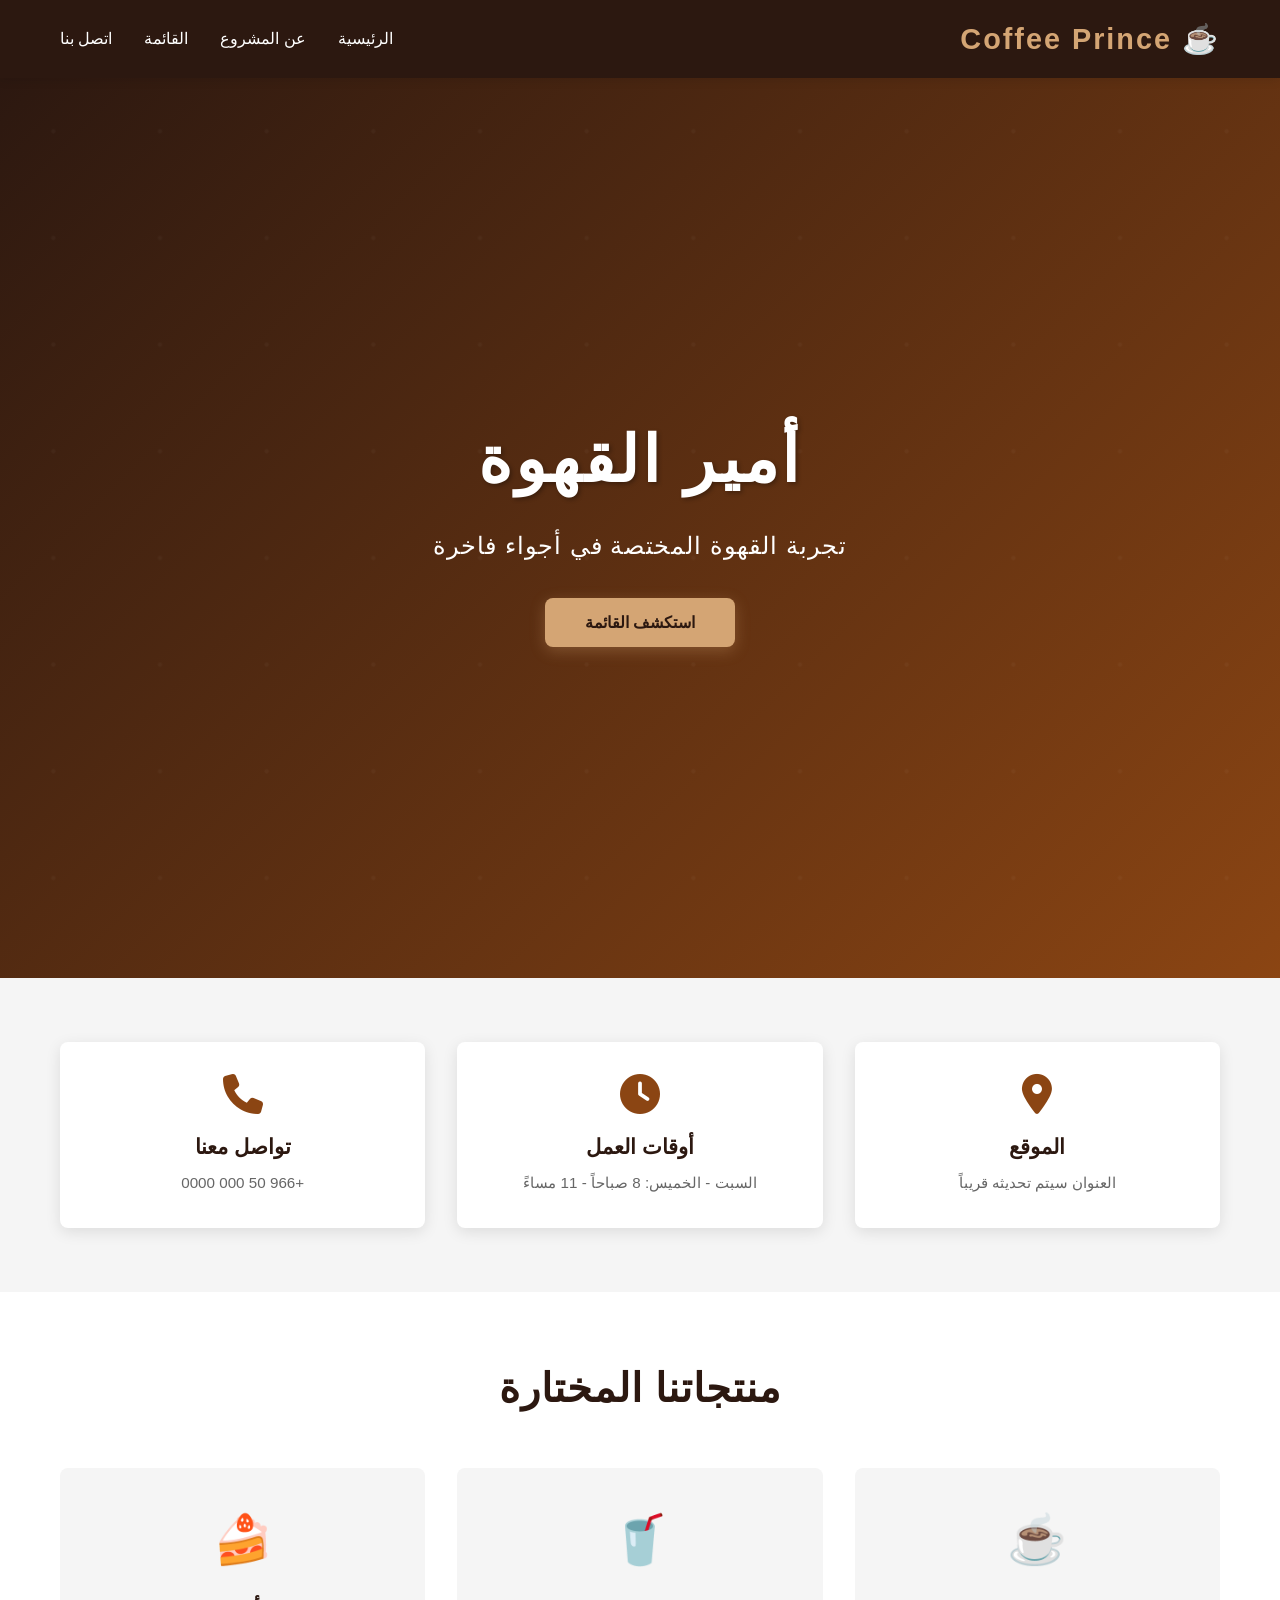
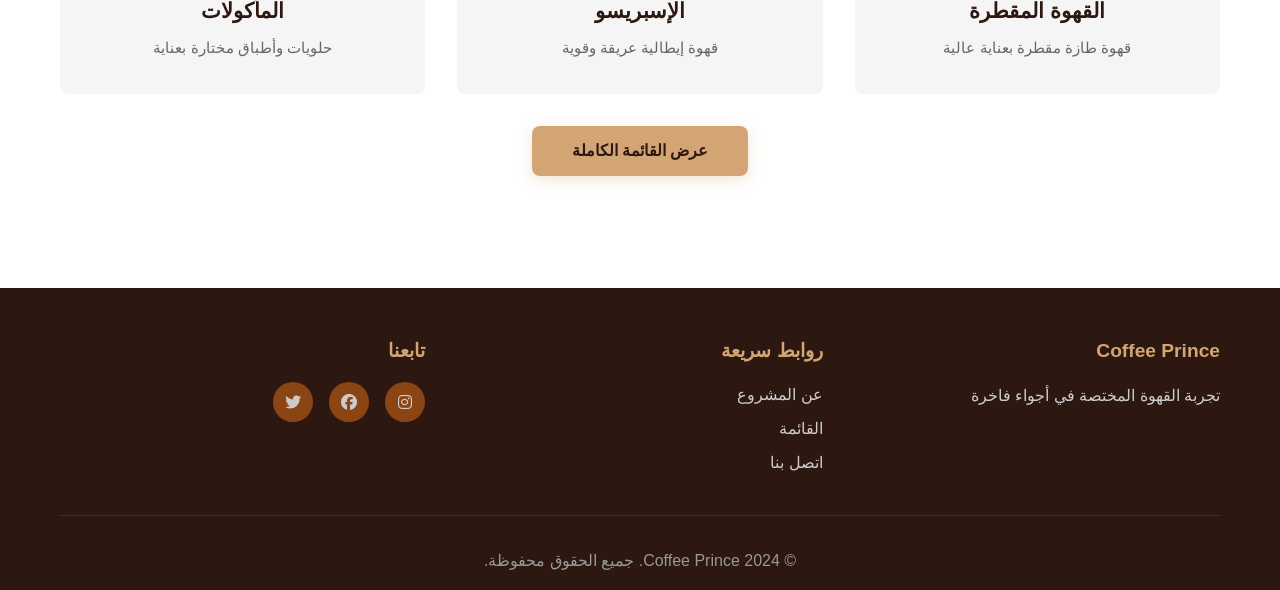
<file: index.html>
<!DOCTYPE html>
<html lang="ar" dir="rtl">
<head>
    <meta charset="UTF-8">
    <meta name="viewport" content="width=device-width, initial-scale=1.0">
    <title>Coffee Prince | أمير القهوة</title>
    <link rel="stylesheet" href="styles.css">
    <link rel="stylesheet" href="https://cdnjs.cloudflare.com/ajax/libs/font-awesome/6.4.0/css/all.min.css">
</head>
<body>
    <!-- Navigation Bar -->
    <nav class="navbar">
        <div class="container">
            <div class="nav-brand">
                <h1 class="logo">☕ Coffee Prince</h1>
            </div>
            <ul class="nav-menu">
                <li><a href="#home" class="nav-link active">الرئيسية</a></li>
                <li><a href="about.html" class="nav-link">عن المشروع</a></li>
                <li><a href="menu.html" class="nav-link">القائمة</a></li>
                <li><a href="contact.html" class="nav-link">اتصل بنا</a></li>
            </ul>
            <div class="hamburger">
                <span></span>
                <span></span>
                <span></span>
            </div>
        </div>
    </nav>

    <!-- Hero Section -->
    <section id="home" class="hero">
        <div class="hero-content">
            <h1 class="hero-title">أمير القهوة</h1>
            <p class="hero-subtitle">تجربة القهوة المختصة في أجواء فاخرة</p>
            <a href="menu.html" class="cta-button">استكشف القائمة</a>
        </div>
        <div class="hero-overlay"></div>
    </section>

    <!-- Quick Info Section -->
    <section class="quick-info">
        <div class="container">
            <div class="info-card">
                <i class="fas fa-map-marker-alt"></i>
                <h3>الموقع</h3>
                <p>العنوان سيتم تحديثه قريباً</p>
            </div>
            <div class="info-card">
                <i class="fas fa-clock"></i>
                <h3>أوقات العمل</h3>
                <p>السبت - الخميس: 8 صباحاً - 11 مساءً</p>
            </div>
            <div class="info-card">
                <i class="fas fa-phone"></i>
                <h3>تواصل معنا</h3>
                <p>+966 50 000 0000</p>
            </div>
        </div>
    </section>

    <!-- Featured Section -->
    <section class="featured">
        <div class="container">
            <h2>منتجاتنا المختارة</h2>
            <div class="featured-grid">
                <div class="featured-card">
                    <div class="card-image">☕</div>
                    <h3>القهوة المقطرة</h3>
                    <p>قهوة طازة مقطرة بعناية عالية</p>
                </div>
                <div class="featured-card">
                    <div class="card-image">🥤</div>
                    <h3>الإسبريسو</h3>
                    <p>قهوة إيطالية عريقة وقوية</p>
                </div>
                <div class="featured-card">
                    <div class="card-image">🍰</div>
                    <h3>المأكولات</h3>
                    <p>حلويات وأطباق مختارة بعناية</p>
                </div>
            </div>
            <div class="featured-button">
                <a href="menu.html" class="cta-button">عرض القائمة الكاملة</a>
            </div>
        </div>
    </section>

    <!-- Footer -->
    <footer class="footer">
        <div class="container">
            <div class="footer-content">
                <div class="footer-section">
                    <h3>Coffee Prince</h3>
                    <p>تجربة القهوة المختصة في أجواء فاخرة</p>
                </div>
                <div class="footer-section">
                    <h3>روابط سريعة</h3>
                    <ul>
                        <li><a href="about.html">عن المشروع</a></li>
                        <li><a href="menu.html">القائمة</a></li>
                        <li><a href="contact.html">اتصل بنا</a></li>
                    </ul>
                </div>
                <div class="footer-section">
                    <h3>تابعنا</h3>
                    <div class="social-links">
                        <a href="#"><i class="fab fa-instagram"></i></a>
                        <a href="#"><i class="fab fa-facebook"></i></a>
                        <a href="#"><i class="fab fa-twitter"></i></a>
                    </div>
                </div>
            </div>
            <div class="footer-bottom">
                <p>&copy; 2024 Coffee Prince. جميع الحقوق محفوظة.</p>
            </div>
        </div>
    </footer>

    <script src="script.js"></script>
</body>
</html>
</file>
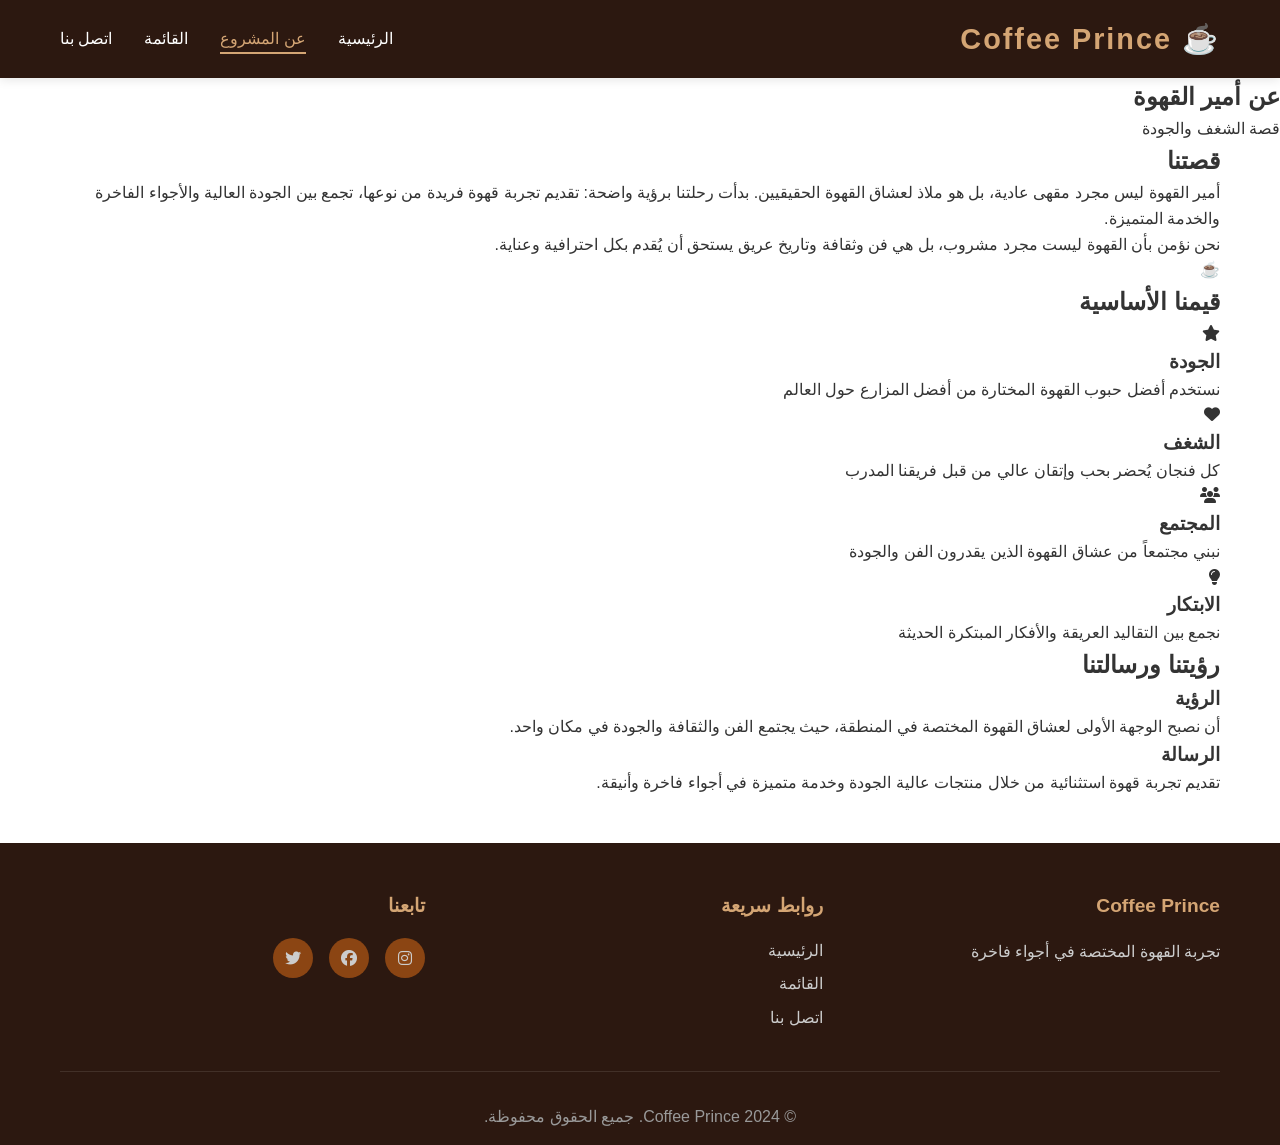
<file: about.html>
<!DOCTYPE html>
<html lang="ar" dir="rtl">
<head>
    <meta charset="UTF-8">
    <meta name="viewport" content="width=device-width, initial-scale=1.0">
    <title>عن المشروع | Coffee Prince</title>
    <link rel="stylesheet" href="styles.css">
    <link rel="stylesheet" href="https://cdnjs.cloudflare.com/ajax/libs/font-awesome/6.4.0/css/all.min.css">
</head>
<body>
    <!-- Navigation Bar -->
    <nav class="navbar">
        <div class="container">
            <div class="nav-brand">
                <h1 class="logo">☕ Coffee Prince</h1>
            </div>
            <ul class="nav-menu">
                <li><a href="index.html" class="nav-link">الرئيسية</a></li>
                <li><a href="about.html" class="nav-link active">عن المشروع</a></li>
                <li><a href="menu.html" class="nav-link">القائمة</a></li>
                <li><a href="contact.html" class="nav-link">اتصل بنا</a></li>
            </ul>
            <div class="hamburger">
                <span></span>
                <span></span>
                <span></span>
            </div>
        </div>
    </nav>

    <!-- About Hero -->
    <section class="about-hero">
        <div class="about-hero-content">
            <h1>عن أمير القهوة</h1>
            <p>قصة الشغف والجودة</p>
        </div>
    </section>

    <!-- About Content -->
    <section class="about-content">
        <div class="container">
            <div class="about-section">
                <div class="about-text">
                    <h2>قصتنا</h2>
                    <p>أمير القهوة ليس مجرد مقهى عادية، بل هو ملاذ لعشاق القهوة الحقيقيين. بدأت رحلتنا برؤية واضحة: تقديم تجربة قهوة فريدة من نوعها، تجمع بين الجودة العالية والأجواء الفاخرة والخدمة المتميزة.</p>
                    <p>نحن نؤمن بأن القهوة ليست مجرد مشروب، بل هي فن وثقافة وتاريخ عريق يستحق أن يُقدم بكل احترافية وعناية.</p>
                </div>
                <div class="about-image">
                    <div class="image-placeholder">☕</div>
                </div>
            </div>

            <div class="values-section">
                <h2>قيمنا الأساسية</h2>
                <div class="values-grid">
                    <div class="value-card">
                        <i class="fas fa-star"></i>
                        <h3>الجودة</h3>
                        <p>نستخدم أفضل حبوب القهوة المختارة من أفضل المزارع حول العالم</p>
                    </div>
                    <div class="value-card">
                        <i class="fas fa-heart"></i>
                        <h3>الشغف</h3>
                        <p>كل فنجان يُحضر بحب وإتقان عالي من قبل فريقنا المدرب</p>
                    </div>
                    <div class="value-card">
                        <i class="fas fa-users"></i>
                        <h3>المجتمع</h3>
                        <p>نبني مجتمعاً من عشاق القهوة الذين يقدرون الفن والجودة</p>
                    </div>
                    <div class="value-card">
                        <i class="fas fa-lightbulb"></i>
                        <h3>الابتكار</h3>
                        <p>نجمع بين التقاليد العريقة والأفكار المبتكرة الحديثة</p>
                    </div>
                </div>
            </div>

            <div class="vision-section">
                <h2>رؤيتنا ورسالتنا</h2>
                <div class="vision-cards">
                    <div class="vision-card">
                        <h3>الرؤية</h3>
                        <p>أن نصبح الوجهة الأولى لعشاق القهوة المختصة في المنطقة، حيث يجتمع الفن والثقافة والجودة في مكان واحد.</p>
                    </div>
                    <div class="vision-card">
                        <h3>الرسالة</h3>
                        <p>تقديم تجربة قهوة استثنائية من خلال منتجات عالية الجودة وخدمة متميزة في أجواء فاخرة وأنيقة.</p>
                    </div>
                </div>
            </div>
        </div>
    </section>

    <!-- Footer -->
    <footer class="footer">
        <div class="container">
            <div class="footer-content">
                <div class="footer-section">
                    <h3>Coffee Prince</h3>
                    <p>تجربة القهوة المختصة في أجواء فاخرة</p>
                </div>
                <div class="footer-section">
                    <h3>روابط سريعة</h3>
                    <ul>
                        <li><a href="index.html">الرئيسية</a></li>
                        <li><a href="menu.html">القائمة</a></li>
                        <li><a href="contact.html">اتصل بنا</a></li>
                    </ul>
                </div>
                <div class="footer-section">
                    <h3>تابعنا</h3>
                    <div class="social-links">
                        <a href="#"><i class="fab fa-instagram"></i></a>
                        <a href="#"><i class="fab fa-facebook"></i></a>
                        <a href="#"><i class="fab fa-twitter"></i></a>
                    </div>
                </div>
            </div>
            <div class="footer-bottom">
                <p>&copy; 2024 Coffee Prince. جميع الحقوق محفوظة.</p>
            </div>
        </div>
    </footer>

    <script src="script.js"></script>
</body>
</html>
</file>
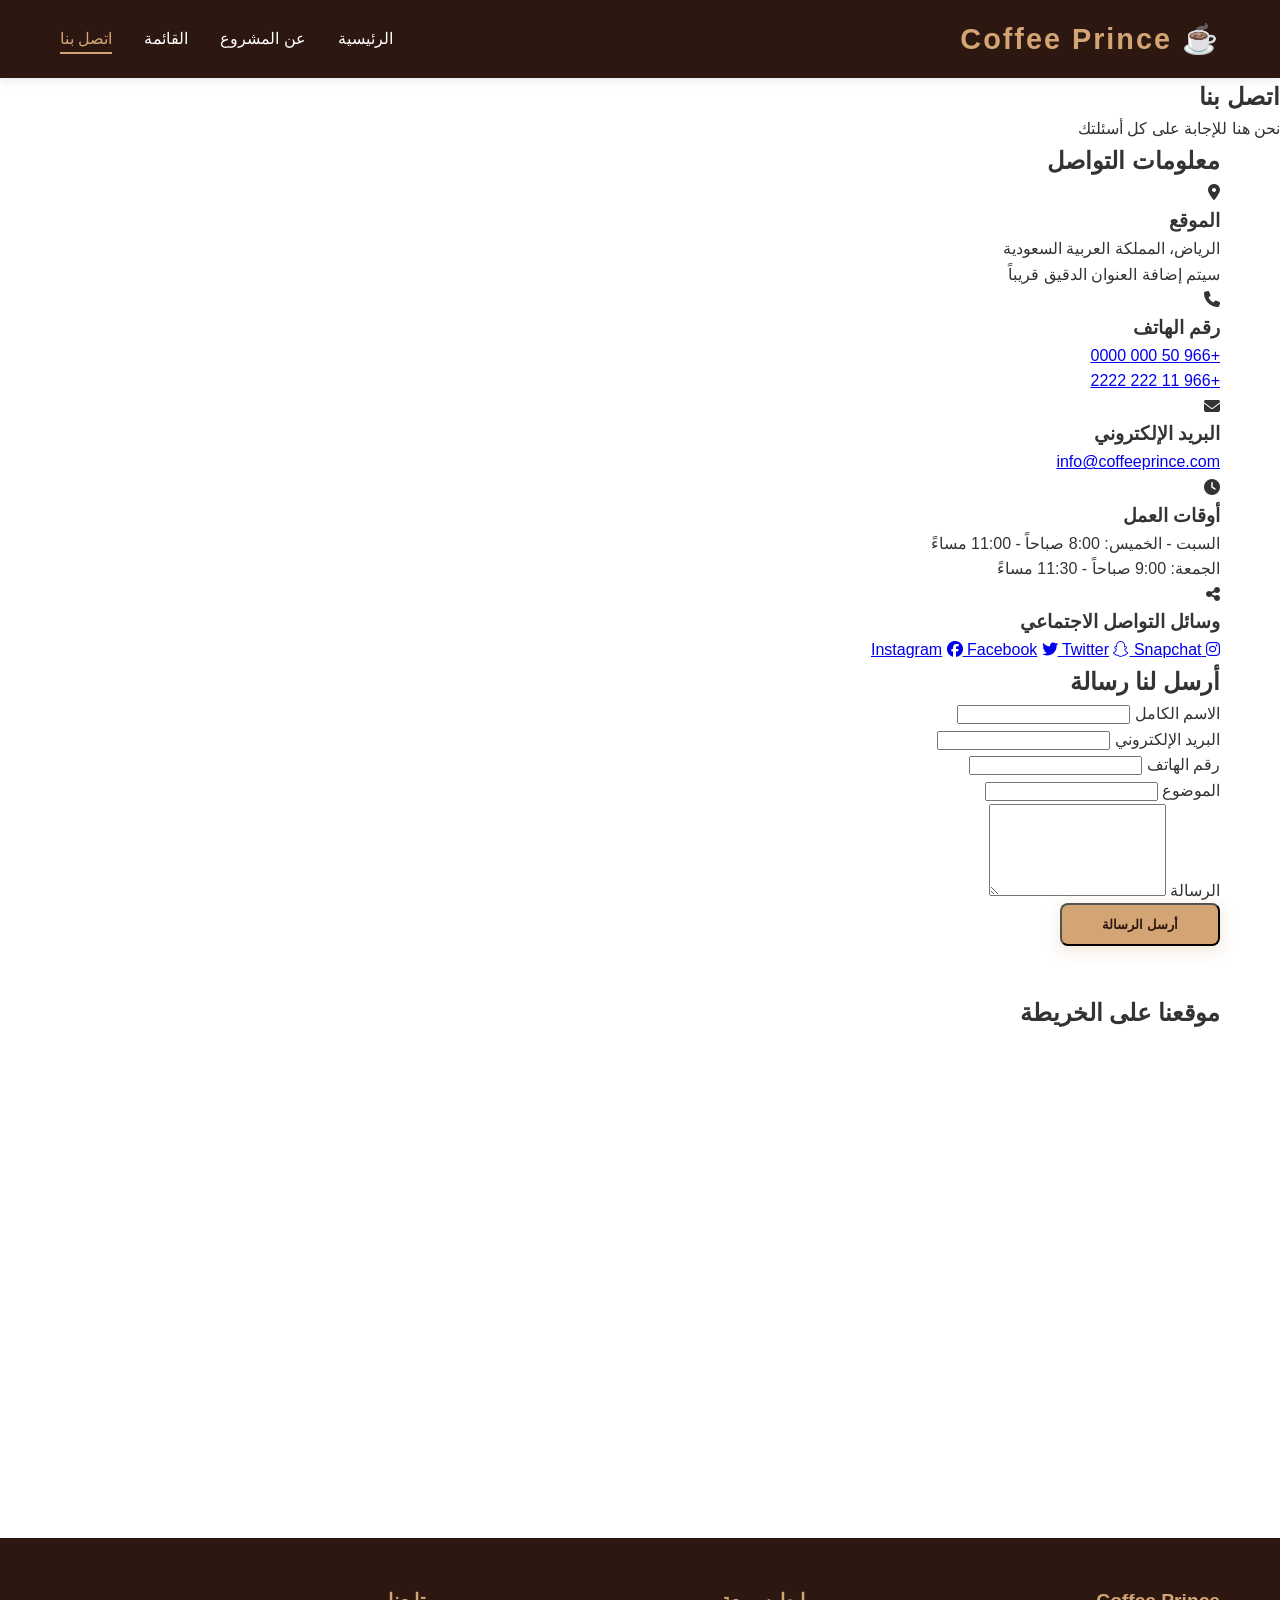
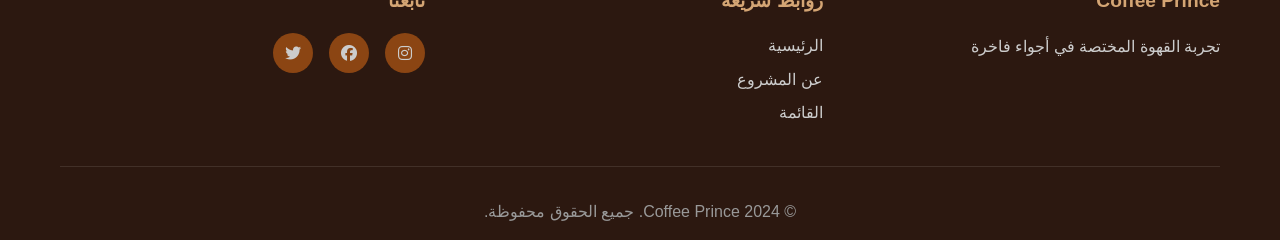
<file: contact.html>
<!DOCTYPE html>
<html lang="ar" dir="rtl">
<head>
    <meta charset="UTF-8">
    <meta name="viewport" content="width=device-width, initial-scale=1.0">
    <title>اتصل بنا | Coffee Prince</title>
    <link rel="stylesheet" href="styles.css">
    <link rel="stylesheet" href="https://cdnjs.cloudflare.com/ajax/libs/font-awesome/6.4.0/css/all.min.css">
</head>
<body>
    <!-- Navigation Bar -->
    <nav class="navbar">
        <div class="container">
            <div class="nav-brand">
                <h1 class="logo">☕ Coffee Prince</h1>
            </div>
            <ul class="nav-menu">
                <li><a href="index.html" class="nav-link">الرئيسية</a></li>
                <li><a href="about.html" class="nav-link">عن المشروع</a></li>
                <li><a href="menu.html" class="nav-link">القائمة</a></li>
                <li><a href="contact.html" class="nav-link active">اتصل بنا</a></li>
            </ul>
            <div class="hamburger">
                <span></span>
                <span></span>
                <span></span>
            </div>
        </div>
    </nav>

    <!-- Contact Hero -->
    <section class="contact-hero">
        <div class="contact-hero-content">
            <h1>اتصل بنا</h1>
            <p>نحن هنا للإجابة على كل أسئلتك</p>
        </div>
    </section>

    <!-- Contact Content -->
    <section class="contact-content">
        <div class="container">
            <div class="contact-wrapper">
                <!-- Contact Information -->
                <div class="contact-info">
                    <h2>معلومات التواصل</h2>
                    
                    <div class="info-item">
                        <i class="fas fa-map-marker-alt"></i>
                        <div>
                            <h3>الموقع</h3>
                            <p>الرياض، المملكة العربية السعودية</p>
                            <p>سيتم إضافة العنوان الدقيق قريباً</p>
                        </div>
                    </div>

                    <div class="info-item">
                        <i class="fas fa-phone"></i>
                        <div>
                            <h3>رقم الهاتف</h3>
                            <p><a href="tel:+966500000000">+966 50 000 0000</a></p>
                            <p><a href="tel:+966112222222">+966 11 222 2222</a></p>
                        </div>
                    </div>

                    <div class="info-item">
                        <i class="fas fa-envelope"></i>
                        <div>
                            <h3>البريد الإلكتروني</h3>
                            <p><a href="mailto:info@coffeeprince.com">info@coffeeprince.com</a></p>
                        </div>
                    </div>

                    <div class="info-item">
                        <i class="fas fa-clock"></i>
                        <div>
                            <h3>أوقات العمل</h3>
                            <p>السبت - الخميس: 8:00 صباحاً - 11:00 مساءً</p>
                            <p>الجمعة: 9:00 صباحاً - 11:30 مساءً</p>
                        </div>
                    </div>

                    <div class="info-item">
                        <i class="fas fa-share-alt"></i>
                        <div>
                            <h3>وسائل التواصل الاجتماعي</h3>
                            <div class="social-links-large">
                                <a href="#"><i class="fab fa-instagram"></i> Instagram</a>
                                <a href="#"><i class="fab fa-facebook"></i> Facebook</a>
                                <a href="#"><i class="fab fa-twitter"></i> Twitter</a>
                                <a href="#"><i class="fab fa-snapchat"></i> Snapchat</a>
                            </div>
                        </div>
                    </div>
                </div>

                <!-- Contact Form -->
                <div class="contact-form">
                    <h2>أرسل لنا رسالة</h2>
                    <form id="contactForm">
                        <div class="form-group">
                            <label for="name">الاسم الكامل</label>
                            <input type="text" id="name" name="name" required>
                        </div>

                        <div class="form-group">
                            <label for="email">البريد الإلكتروني</label>
                            <input type="email" id="email" name="email" required>
                        </div>

                        <div class="form-group">
                            <label for="phone">رقم الهاتف</label>
                            <input type="tel" id="phone" name="phone">
                        </div>

                        <div class="form-group">
                            <label for="subject">الموضوع</label>
                            <input type="text" id="subject" name="subject" required>
                        </div>

                        <div class="form-group">
                            <label for="message">الرسالة</label>
                            <textarea id="message" name="message" rows="6" required></textarea>
                        </div>

                        <button type="submit" class="cta-button">أرسل الرسالة</button>
                    </form>
                    <div id="formMessage" class="form-message"></div>
                </div>
            </div>

            <!-- Map Section -->
            <div class="map-section">
                <h2>موقعنا على الخريطة</h2>
                <div class="map-container">
                    <iframe src="https://www.google.com/maps/embed?pb=!1m18!1m12!1m3!1d3626.5587907098744!2d46.67609!3d24.7745!2m3!1f0!2f0!3f0!3m2!1i1024!2i768!4f13.1!3m3!1m2!1s0x3e2f03c5d5d5d5d5%3A0x5d5d5d5d5d5d5d!2sRiyadh%2C%20Saudi%20Arabia!5e0!3m2!1sen!2s!4v1234567890" width="100%" height="450" style="border:0;" allowfullscreen="" loading="lazy" referrerpolicy="no-referrer-when-downgrade"></iframe>
                </div>
            </div>
        </div>
    </section>

    <!-- Footer -->
    <footer class="footer">
        <div class="container">
            <div class="footer-content">
                <div class="footer-section">
                    <h3>Coffee Prince</h3>
                    <p>تجربة القهوة المختصة في أجواء فاخرة</p>
                </div>
                <div class="footer-section">
                    <h3>روابط سريعة</h3>
                    <ul>
                        <li><a href="index.html">الرئيسية</a></li>
                        <li><a href="about.html">عن المشروع</a></li>
                        <li><a href="menu.html">القائمة</a></li>
                    </ul>
                </div>
                <div class="footer-section">
                    <h3>تابعنا</h3>
                    <div class="social-links">
                        <a href="#"><i class="fab fa-instagram"></i></a>
                        <a href="#"><i class="fab fa-facebook"></i></a>
                        <a href="#"><i class="fab fa-twitter"></i></a>
                    </div>
                </div>
            </div>
            <div class="footer-bottom">
                <p>&copy; 2024 Coffee Prince. جميع الحقوق محفوظة.</p>
            </div>
        </div>
    </footer>

    <script src="script.js"></script>
</body>
</html>
</file>
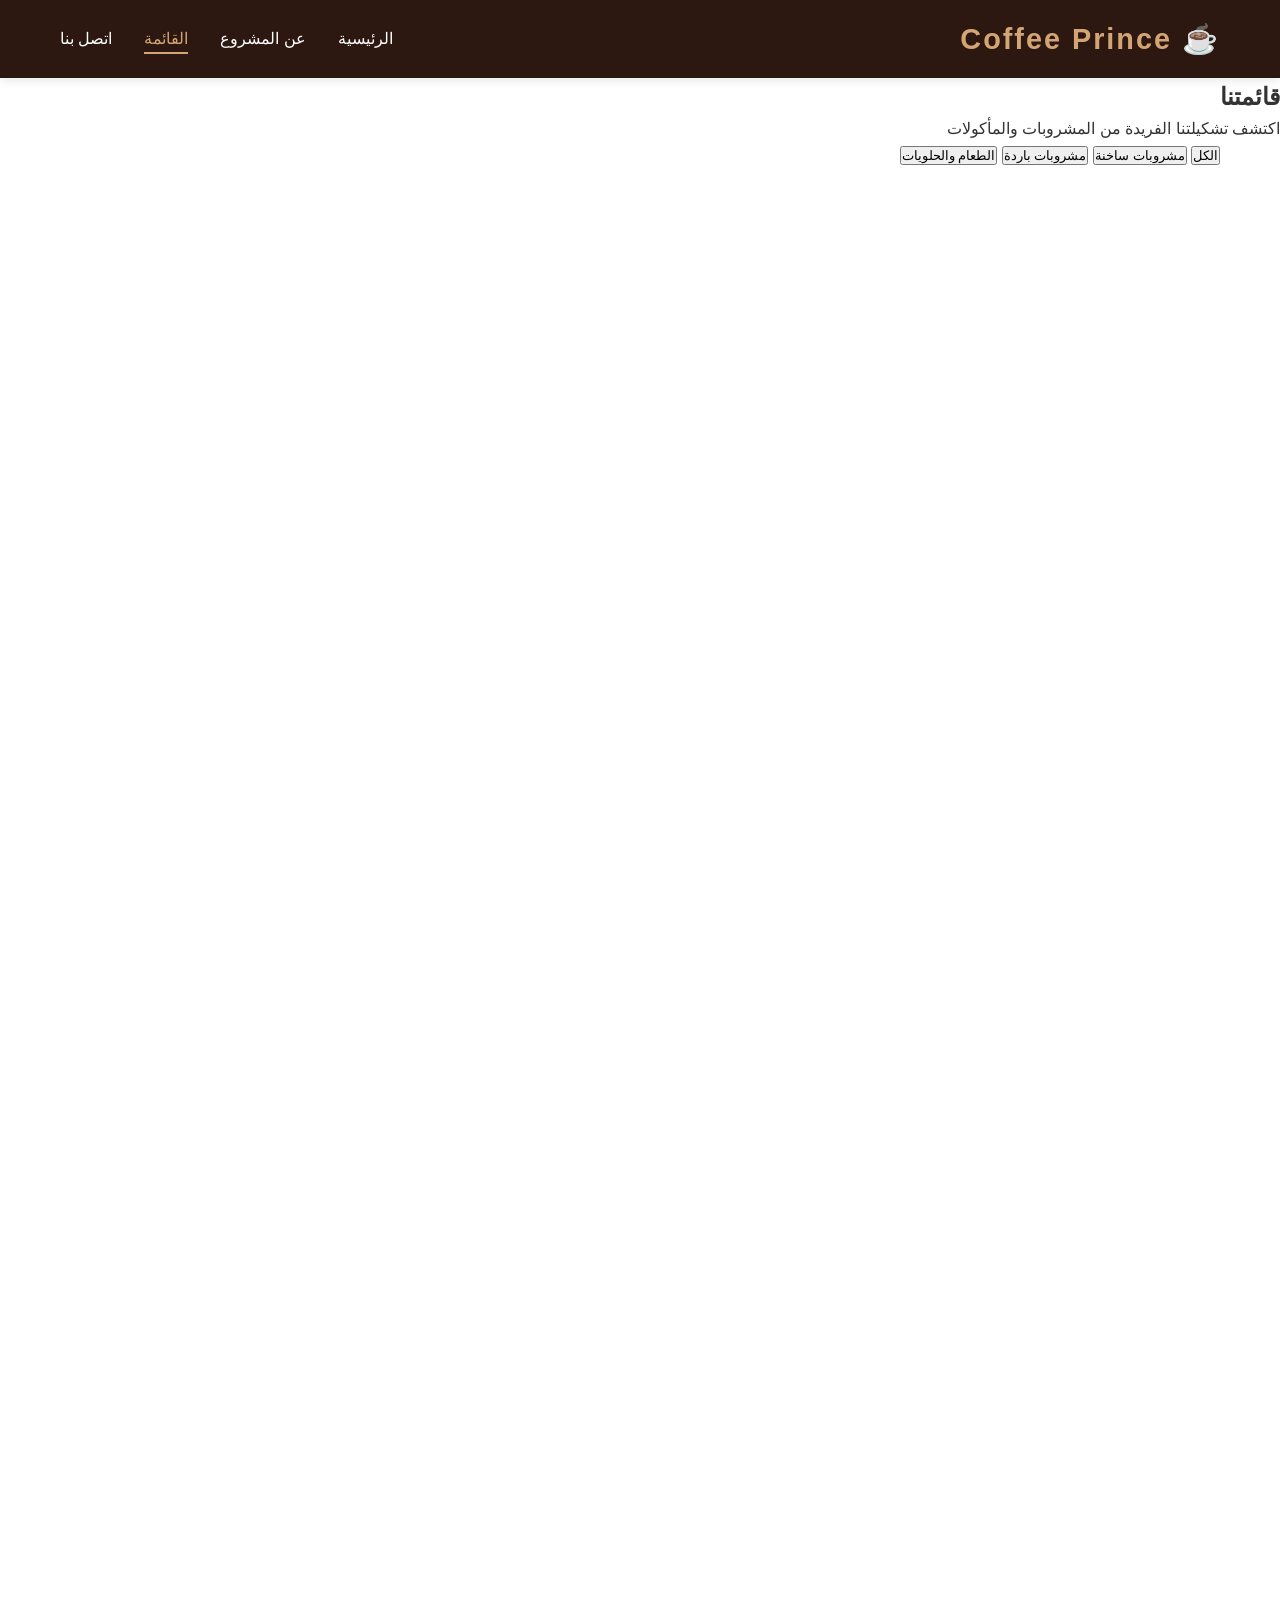
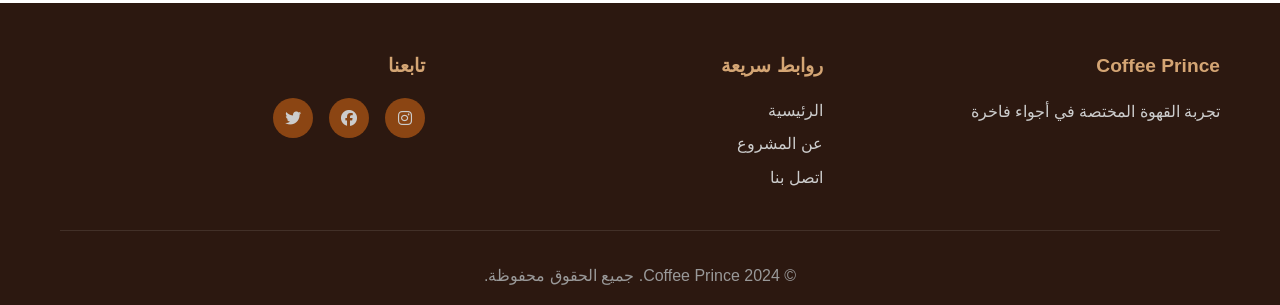
<file: menu.html>
<!DOCTYPE html>
<html lang="ar" dir="rtl">
<head>
    <meta charset="UTF-8">
    <meta name="viewport" content="width=device-width, initial-scale=1.0">
    <title>القائمة | Coffee Prince</title>
    <link rel="stylesheet" href="styles.css">
    <link rel="stylesheet" href="https://cdnjs.cloudflare.com/ajax/libs/font-awesome/6.4.0/css/all.min.css">
</head>
<body>
    <!-- Navigation Bar -->
    <nav class="navbar">
        <div class="container">
            <div class="nav-brand">
                <h1 class="logo">☕ Coffee Prince</h1>
            </div>
            <ul class="nav-menu">
                <li><a href="index.html" class="nav-link">الرئيسية</a></li>
                <li><a href="about.html" class="nav-link">عن المشروع</a></li>
                <li><a href="menu.html" class="nav-link active">القائمة</a></li>
                <li><a href="contact.html" class="nav-link">اتصل بنا</a></li>
            </ul>
            <div class="hamburger">
                <span></span>
                <span></span>
                <span></span>
            </div>
        </div>
    </nav>

    <!-- Menu Hero -->
    <section class="menu-hero">
        <div class="menu-hero-content">
            <h1>قائمتنا</h1>
            <p>اكتشف تشكيلتنا الفريدة من المشروبات والمأكولات</p>
        </div>
    </section>

    <!-- Menu Content -->
    <section class="menu-content">
        <div class="container">
            <!-- Category Filters -->
            <div class="menu-filters">
                <button class="filter-btn active" data-filter="all">الكل</button>
                <button class="filter-btn" data-filter="hot">مشروبات ساخنة</button>
                <button class="filter-btn" data-filter="cold">مشروبات باردة</button>
                <button class="filter-btn" data-filter="food">الطعام والحلويات</button>
            </div>

            <!-- Menu Items Grid -->
            <div class="menu-grid">
                <!-- Hot Drinks -->
                <div class="menu-item" data-category="hot">
                    <div class="item-header">
                        <h3>الإسبريسو</h3>
                        <span class="price">18 ريال</span>
                    </div>
                    <p class="description">قهوة إيطالية قوية مركزة، قهوة نقية بدون إضافات</p>
                    <div class="tags">
                        <span class="tag">قهوة</span>
                        <span class="tag">ساخن</span>
                    </div>
                </div>

                <div class="menu-item" data-category="hot">
                    <div class="item-header">
                        <h3>أمريكانو</h3>
                        <span class="price">20 ريال</span>
                    </div>
                    <p class="description">إسبريسو مخفف بماء ساخن، طعم غني وناعم</p>
                    <div class="tags">
                        <span class="tag">قهوة</span>
                        <span class="tag">ساخن</span>
                    </div>
                </div>

                <div class="menu-item" data-category="hot">
                    <div class="item-header">
                        <h3>كابتشينو</h3>
                        <span class="price">25 ريال</span>
                    </div>
                    <p class="description">إسبريسو مع حليب مبخر وطبقة من الرغوة الناعمة</p>
                    <div class="tags">
                        <span class="tag">قهوة</span>
                        <span class="tag">حليب</span>
                        <span class="tag">ساخن</span>
                    </div>
                </div>

                <div class="menu-item" data-category="hot">
                    <div class="item-header">
                        <h3>لاتيه</h3>
                        <span class="price">25 ريال</span>
                    </div>
                    <p class="description">إسبريسو مع كمية كبيرة من الحليب المبخر وطبقة رغوة</p>
                    <div class="tags">
                        <span class="tag">قهوة</span>
                        <span class="tag">حليب</span>
                        <span class="tag">ساخن</span>
                    </div>
                </div>

                <div class="menu-item" data-category="hot">
                    <div class="item-header">
                        <h3>القهوة المقطرة</h3>
                        <span class="price">22 ريال</span>
                    </div>
                    <p class="description">قهوة طازة تم تقطيرها بعناية عالية، طعم نقي وأصيل</p>
                    <div class="tags">
                        <span class="tag">قهوة</span>
                        <span class="tag">مختصة</span>
                        <span class="tag">ساخن</span>
                    </div>
                </div>

                <div class="menu-item" data-category="hot">
                    <div class="item-header">
                        <h3>موكا</h3>
                        <span class="price">28 ريال</span>
                    </div>
                    <p class="description">قهوة مع الشوكولاتة والحليب، طعم غني وحلو</p>
                    <div class="tags">
                        <span class="tag">قهوة</span>
                        <span class="tag">شوكولاتة</span>
                        <span class="tag">ساخن</span>
                    </div>
                </div>

                <!-- Cold Drinks -->
                <div class="menu-item" data-category="cold">
                    <div class="item-header">
                        <h3>آيس كافيه</h3>
                        <span class="price">22 ريال</span>
                    </div>
                    <p class="description">قهوة باردة مع الثلج والحليب، منعشة وسلسة</p>
                    <div class="tags">
                        <span class="tag">قهوة</span>
                        <span class="tag">بارد</span>
                    </div>
                </div>

                <div class="menu-item" data-category="cold">
                    <div class="item-header">
                        <h3>كولد برو</h3>
                        <span class="price">24 ريال</span>
                    </div>
                    <p class="description">قهوة مخمرة بارداً طول الليل، طعم سلس وغني</p>
                    <div class="tags">
                        <span class="tag">قهوة</span>
                        <span class="tag">مختصة</span>
                        <span class="tag">بارد</span>
                    </div>
                </div>

                <div class="menu-item" data-category="cold">
                    <div class="item-header">
                        <h3>فراب كافيه</h3>
                        <span class="price">26 ريال</span>
                    </div>
                    <p class="description">قهوة مخفوقة مع الثلج والحليب والكريمة</p>
                    <div class="tags">
                        <span class="tag">قهوة</span>
                        <span class="tag">كريمي</span>
                        <span class="tag">بارد</span>
                    </div>
                </div>

                <!-- Food & Desserts -->
                <div class="menu-item" data-category="food">
                    <div class="item-header">
                        <h3>كعكة الشوكولاتة</h3>
                        <span class="price">18 ريال</span>
                    </div>
                    <p class="description">كعكة شوكولاتة غنية وناعمة، شهية جداً</p>
                    <div class="tags">
                        <span class="tag">حلويات</span>
                        <span class="tag">شوكولاتة</span>
                    </div>
                </div>

                <div class="menu-item" data-category="food">
                    <div class="item-header">
                        <h3>كرواسون</h3>
                        <span class="price">15 ريال</span>
                    </div>
                    <p class="description">كرواسون فرنسي طازج، طعم زبدة رائع</p>
                    <div class="tags">
                        <span class="tag">معجنات</span>
                        <span class="tag">إفطار</span>
                    </div>
                </div>

                <div class="menu-item" data-category="food">
                    <div class="item-header">
                        <h3>كيك الجزر</h3>
                        <span class="price">16 ريال</span>
                    </div>
                    <p class="description">كيك الجزر بالكريمة والجوز، صحي وشهي</p>
                    <div class="tags">
                        <span class="tag">حلويات</span>
                        <span class="tag">صحي</span>
                    </div>
                </div>

                <div class="menu-item" data-category="food">
                    <div class="item-header">
                        <h3>سندويتش الدجاج</h3>
                        <span class="price">20 ريال</span>
                    </div>
                    <p class="description">سندويتش طازج بالدجاج والخضار والصلصة الخاصة</p>
                    <div class="tags">
                        <span class="tag">طعام</span>
                        <span class="tag">غداء</span>
                    </div>
                </div>
            </div>
        </div>
    </section>

    <!-- Footer -->
    <footer class="footer">
        <div class="container">
            <div class="footer-content">
                <div class="footer-section">
                    <h3>Coffee Prince</h3>
                    <p>تجربة القهوة المختصة في أجواء فاخرة</p>
                </div>
                <div class="footer-section">
                    <h3>روابط سريعة</h3>
                    <ul>
                        <li><a href="index.html">الرئيسية</a></li>
                        <li><a href="about.html">عن المشروع</a></li>
                        <li><a href="contact.html">اتصل بنا</a></li>
                    </ul>
                </div>
                <div class="footer-section">
                    <h3>تابعنا</h3>
                    <div class="social-links">
                        <a href="#"><i class="fab fa-instagram"></i></a>
                        <a href="#"><i class="fab fa-facebook"></i></a>
                        <a href="#"><i class="fab fa-twitter"></i></a>
                    </div>
                </div>
            </div>
            <div class="footer-bottom">
                <p>&copy; 2024 Coffee Prince. جميع الحقوق محفوظة.</p>
            </div>
        </div>
    </footer>

    <script src="script.js"></script>
</body>
</html>
</file>
<file: styles.css>
/* ==================== Global Styles ==================== */
* {
    margin: 0;
    padding: 0;
    box-sizing: border-box;
}

:root {
    --primary-color: #2c1810;
    --secondary-color: #8b4513;
    --accent-color: #d4a574;
    --light-color: #f5f5f5;
    --dark-color: #1a1a1a;
    --text-color: #333;
    --border-radius: 8px;
    --transition: all 0.3s ease;
}

html {
    scroll-behavior: smooth;
}

body {
    font-family: 'Segoe UI', Tahoma, Geneva, Verdana, sans-serif;
    line-height: 1.6;
    color: var(--text-color);
    background-color: #fff;
}

.container {
    max-width: 1200px;
    margin: 0 auto;
    padding: 0 20px;
}

/* ==================== Navigation Bar ==================== */
.navbar {
    background-color: var(--primary-color);
    padding: 1rem 0;
    position: sticky;
    top: 0;
    z-index: 1000;
    box-shadow: 0 2px 10px rgba(0, 0, 0, 0.1);
}

.navbar .container {
    display: flex;
    justify-content: space-between;
    align-items: center;
}

.nav-brand .logo {
    color: var(--accent-color);
    font-size: 1.8rem;
    font-weight: bold;
    letter-spacing: 2px;
}

.nav-menu {
    display: flex;
    list-style: none;
    gap: 2rem;
}

.nav-link {
    color: #fff;
    text-decoration: none;
    font-weight: 500;
    transition: var(--transition);
    border-bottom: 2px solid transparent;
    padding-bottom: 5px;
}

.nav-link:hover,
.nav-link.active {
    color: var(--accent-color);
    border-bottom-color: var(--accent-color);
}

.hamburger {
    display: none;
    flex-direction: column;
    cursor: pointer;
}

.hamburger span {
    width: 25px;
    height: 3px;
    background-color: #fff;
    margin: 5px 0;
    transition: var(--transition);
    border-radius: 2px;
}

/* ==================== Hero Section ==================== */
.hero {
    height: 100vh;
    background: linear-gradient(135deg, var(--primary-color) 0%, var(--secondary-color) 100%);
    display: flex;
    align-items: center;
    justify-content: center;
    position: relative;
    overflow: hidden;
}

.hero-overlay {
    position: absolute;
    top: 0;
    left: 0;
    right: 0;
    bottom: 0;
    background: url('data:image/svg+xml,<svg xmlns="http://www.w3.org/2000/svg" viewBox="0 0 1200 600"><defs><pattern id="dots" x="0" y="0" width="100" height="100" patternUnits="userSpaceOnUse"><circle cx="50" cy="50" r="2" fill="rgba(255,255,255,0.1)"/></pattern></defs><rect width="1200" height="600" fill="url(%23dots)"/></svg>');
    opacity: 0.3;
}

.hero-content {
    position: relative;
    z-index: 2;
    text-align: center;
    color: #fff;
    animation: fadeInUp 1s ease;
}

.hero-title {
    font-size: 4rem;
    font-weight: 700;
    margin-bottom: 1rem;
    text-shadow: 2px 2px 4px rgba(0, 0, 0, 0.3);
    letter-spacing: 3px;
}

.hero-subtitle {
    font-size: 1.5rem;
    margin-bottom: 2rem;
    font-weight: 300;
    letter-spacing: 1px;
}

.cta-button {
    display: inline-block;
    background-color: var(--accent-color);
    color: var(--primary-color);
    padding: 12px 40px;
    border-radius: var(--border-radius);
    text-decoration: none;
    font-weight: 600;
    transition: var(--transition);
    box-shadow: 0 4px 15px rgba(212, 165, 116, 0.3);
}

.cta-button:hover {
    background-color: #e6b88a;
    transform: translateY(-2px);
    box-shadow: 0 6px 20px rgba(212, 165, 116, 0.5);
}

/* ==================== Quick Info Section ==================== */
.quick-info {
    padding: 4rem 0;
    background-color: var(--light-color);
}

.quick-info .container {
    display: grid;
    grid-template-columns: repeat(auto-fit, minmax(250px, 1fr));
    gap: 2rem;
}

.info-card {
    background: #fff;
    padding: 2rem;
    border-radius: var(--border-radius);
    text-align: center;
    box-shadow: 0 4px 15px rgba(0, 0, 0, 0.1);
    transition: var(--transition);
}

.info-card:hover {
    transform: translateY(-5px);
    box-shadow: 0 8px 25px rgba(0, 0, 0, 0.15);
}

.info-card i {
    font-size: 2.5rem;
    color: var(--secondary-color);
    margin-bottom: 1rem;
}

.info-card h3 {
    color: var(--primary-color);
    margin-bottom: 0.5rem;
    font-size: 1.3rem;
}

.info-card p {
    color: #666;
    font-size: 0.95rem;
}

/* ==================== Featured Section ==================== */
.featured {
    padding: 4rem 0;
    background-color: #fff;
}

.featured h2 {
    text-align: center;
    font-size: 2.5rem;
    color: var(--primary-color);
    margin-bottom: 3rem;
    letter-spacing: 1px;
}

.featured-grid {
    display: grid;
    grid-template-columns: repeat(auto-fit, minmax(280px, 1fr));
    gap: 2rem;
    margin-bottom: 2rem;
}

.featured-card {
    background: var(--light-color);
    padding: 2rem;
    border-radius: var(--border-radius);
    text-align: center;
    transition: var(--transition);
    border: 2px solid transparent;
}

.featured-card:hover {
    border-color: var(--accent-color);
    transform: translateY(-8px);
    box-shadow: 0 10px 30px rgba(0, 0, 0, 0.1);
}

.card-image {
    font-size: 3rem;
    margin-bottom: 1rem;
}

.featured-card h3 {
    color: var(--primary-color);
    margin-bottom: 0.5rem;
    font-size: 1.3rem;
}

.featured-card p {
    color: #666;
    font-size: 0.95rem;
}

.featured-button {
    text-align: center;
}

/* ==================== Footer ==================== */
.footer {
    background-color: var(--primary-color);
    color: #fff;
    padding: 3rem 0 1rem;
    margin-top: 3rem;
}

.footer-content {
    display: grid;
    grid-template-columns: repeat(auto-fit, minmax(250px, 1fr));
    gap: 2rem;
    margin-bottom: 2rem;
}

.footer-section h3 {
    color: var(--accent-color);
    margin-bottom: 1rem;
    font-size: 1.2rem;
}

.footer-section p {
    color: #ccc;
    line-height: 1.8;
}

.footer-section ul {
    list-style: none;
}

.footer-section ul li {
    margin-bottom: 0.5rem;
}

.footer-section a {
    color: #ccc;
    text-decoration: none;
    transition: var(--transition);
}

.footer-section a:hover {
    color: var(--accent-color);
}

.social-links {
    display: flex;
    gap: 1rem;
    justify-content: flex-start;
}

.social-links a {
    display: inline-flex;
    align-items: center;
    justify-content: center;
    width: 40px;
    height: 40px;
    background-color: var(--secondary-color);
    border-radius: 50%;
    transition: var(--transition);
}

.social-links a:hover {
    background-color: var(--accent-color);
    color: var(--primary-color);
}

.footer-bottom {
    text-align: center;
    padding-top: 2rem;
    border-top: 1px solid rgba(255, 255, 255, 0.1);
    color: #999;
}

/* ==================== Animations ==================== */
@keyframes fadeInUp {
    from {
        opacity: 0;
        transform: translateY(30px);
    }
    to {
        opacity: 1;
        transform: translateY(0);
    }
}

/* ==================== Responsive Design ==================== */
@media (max-width: 768px) {
    .hamburger {
        display: flex;
    }

    .nav-menu {
        display: none;
    }

    .hero-title {
        font-size: 2.5rem;
    }

    .hero-subtitle {
        font-size: 1.2rem;
    }

    .featured h2 {
        font-size: 2rem;
    }

    .quick-info .container {
        grid-template-columns: 1fr;
    }

    .featured-grid {
        grid-template-columns: 1fr;
    }

    .nav-menu.active {
        display: flex;
        flex-direction: column;
        gap: 1rem;
        background-color: var(--secondary-color);
        padding: 1rem;
        border-radius: var(--border-radius);
    }
}
</file>
